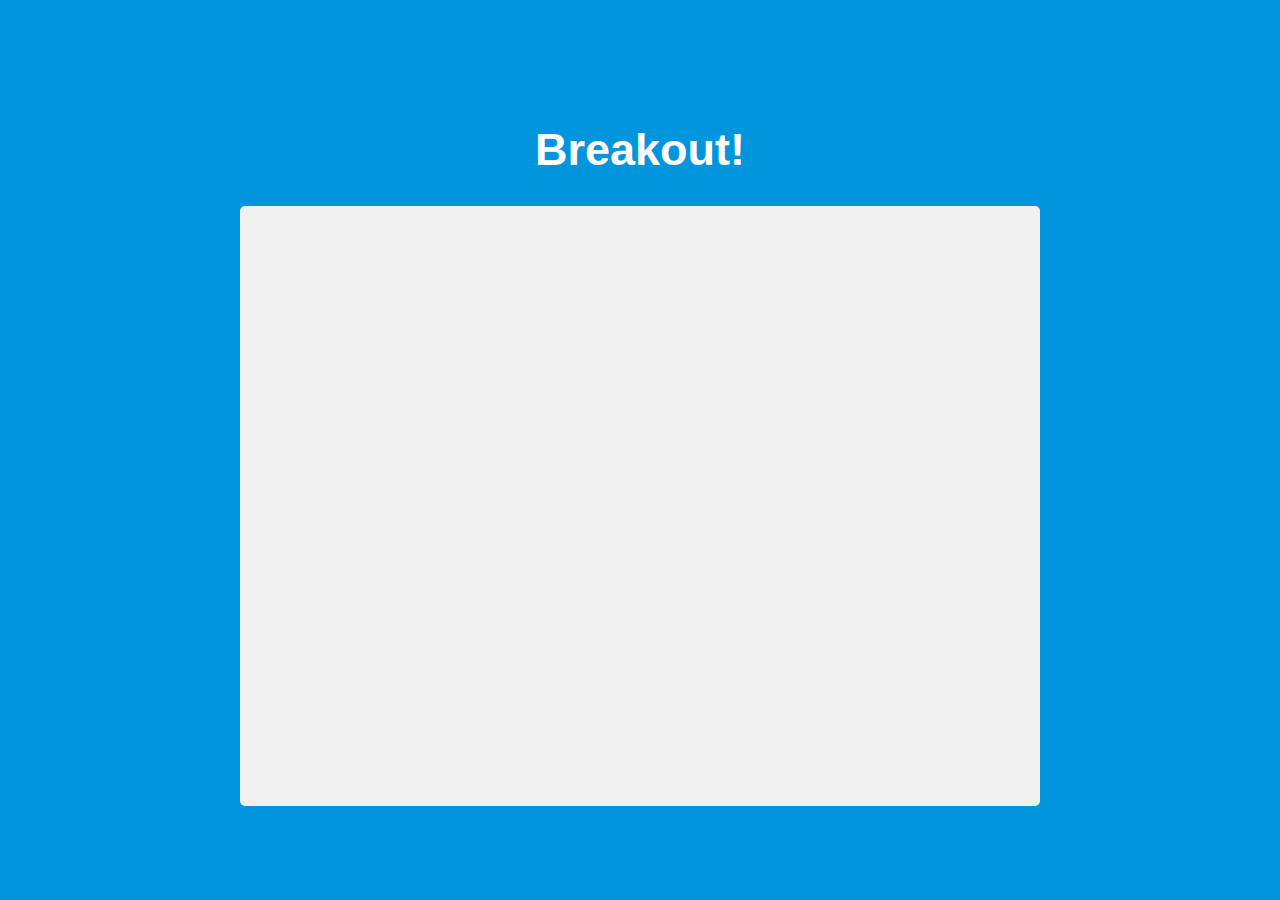
<file: Breakout/index.html>
<!DOCTYPE html>
<html lang="en">
  <head>
    <meta charset="UTF-8" />
    <meta name="viewport" content="width=device-width, initial-scale=1.0" />
    <link rel="stylesheet" href="style.css" />
    <title>Breakout!</title>
  </head>

  <body>
    <h1>Breakout!</h1>
    <canvas class="canvas" id="canvas" width="800" height="600"></canvas>

    <script src="script.js"></script>
  </body>
</html>
</file>
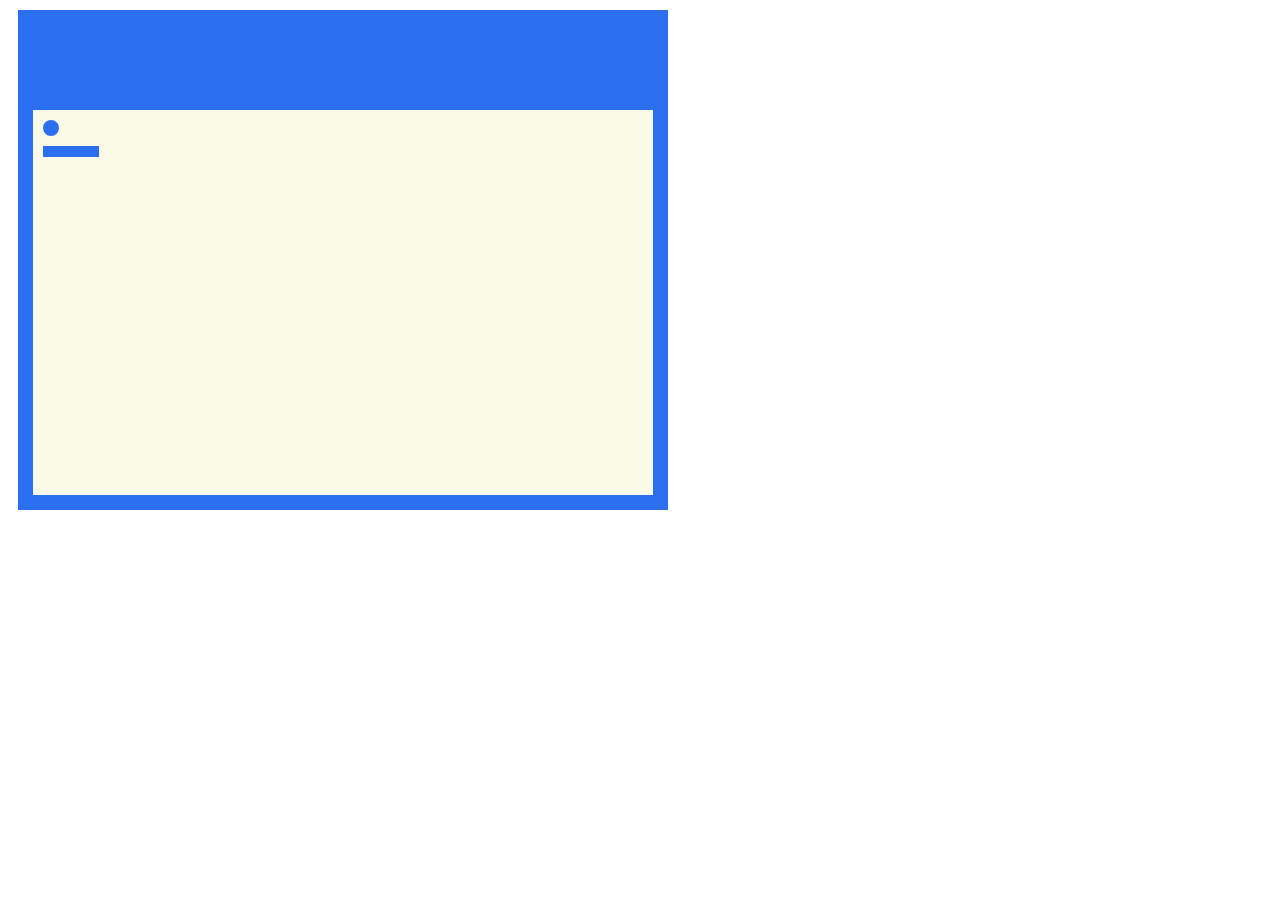
<file: Breakout/breakout.html>
<html>
    <head>
        <title>Breakout!</title>
        <style>
            div {
                width: 650px;
                height: 500px;
                border-top: 100px;
                border-left: 15px;
                border-right: 15px;
                border-bottom: 15px;
                border-style: solid;
                border-color: rgb(43, 111, 238);
                margin : 10 10 10 10;
            }
        </style>
    </head>
    <body>
        <div>
            <style>
                div {
                width : 620px;
                height : 385px;
                background-color: rgb(250, 250, 233);
                }
            </style>
            <div style= "width: 10px;
                height: 10px;
                border: solid rgb(43, 111, 238);
                border-radius: 50px;
                background: rgb(43, 111, 238);
                ">
            </div>
            <div style="width: 50px;
                height: 5px;
                border: solid rgb(43, 111, 238);
                background: rgb(43, 111, 238);"
            </div>
        <script src="breakout.js"></script>
    </body>
</html>
</file>
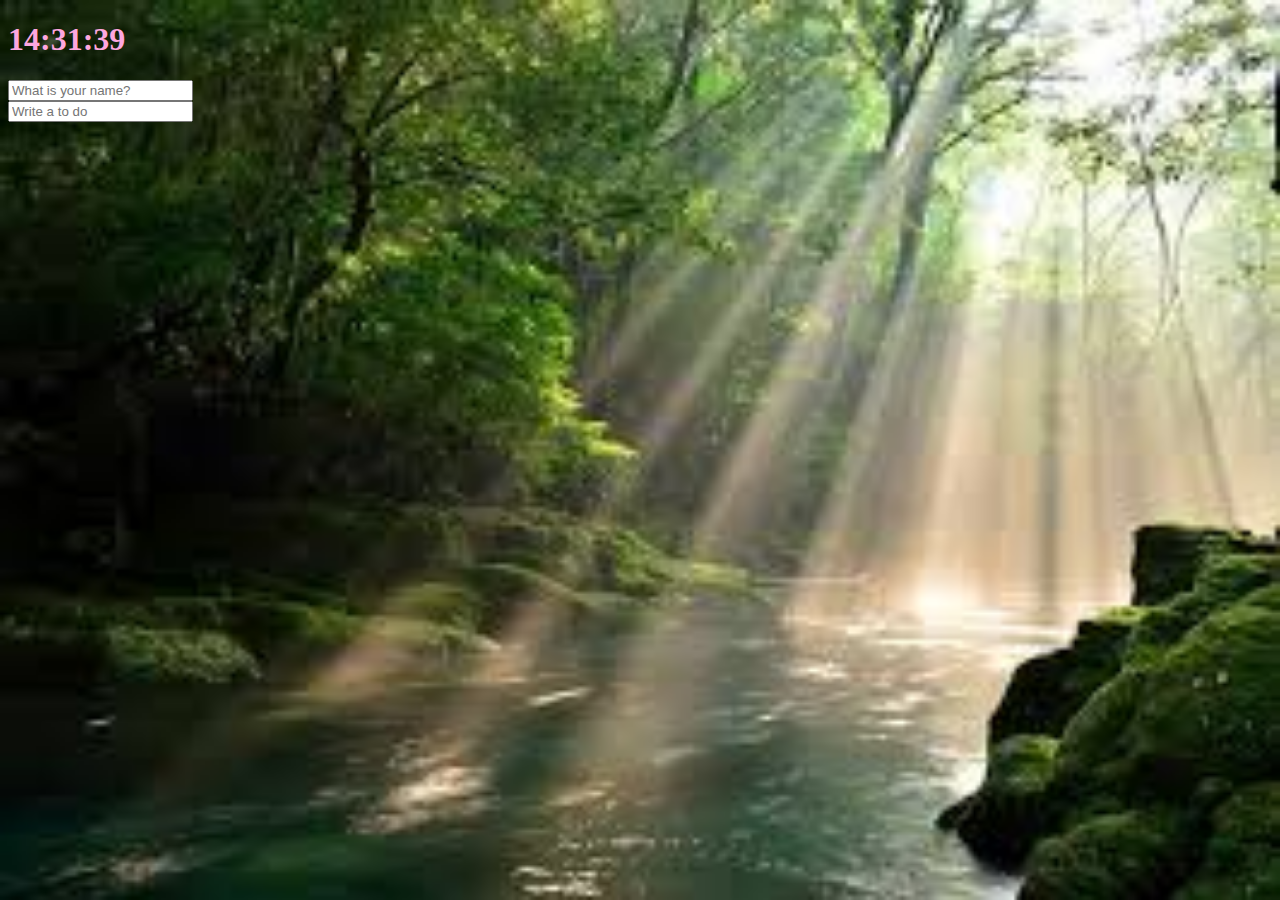
<file: clock, todo/clock.html>
<!DOCTYPE html>
<html lang="en">
<head>
  <meta charset="UTF-8">
  <meta name="viewport" content="width=device-width, initial-scale=1.0">
  <title>Something</title>
  <meta charset="utf-8"/>
  <link rel="stylesheet" href="clock.css"/>
</head>
<body>
    <div class="js-clock"> <!--div태그>-->
      <h1>00:00</h1>
    </div>
    <form class="js-form form">
      <input type="text" placeholder="What is your name?"/>
    </form>
    <h4 class="js-greetings greetings"></h4>
    <form class="js-toDoForm">
        <input type="text" placeholder="Write a to do" />
    </form>
    <ul class="js-toDoList">

    </ul>
  <span class="js-weather"></span>
  <script src="clock.js"></script>
  <script src="greeting.js"></script>
  <script src="todo.js"></script>
  <script src="bg.js"></script>
  <script src="weather.js"></script>
</body>
</html>
</file>
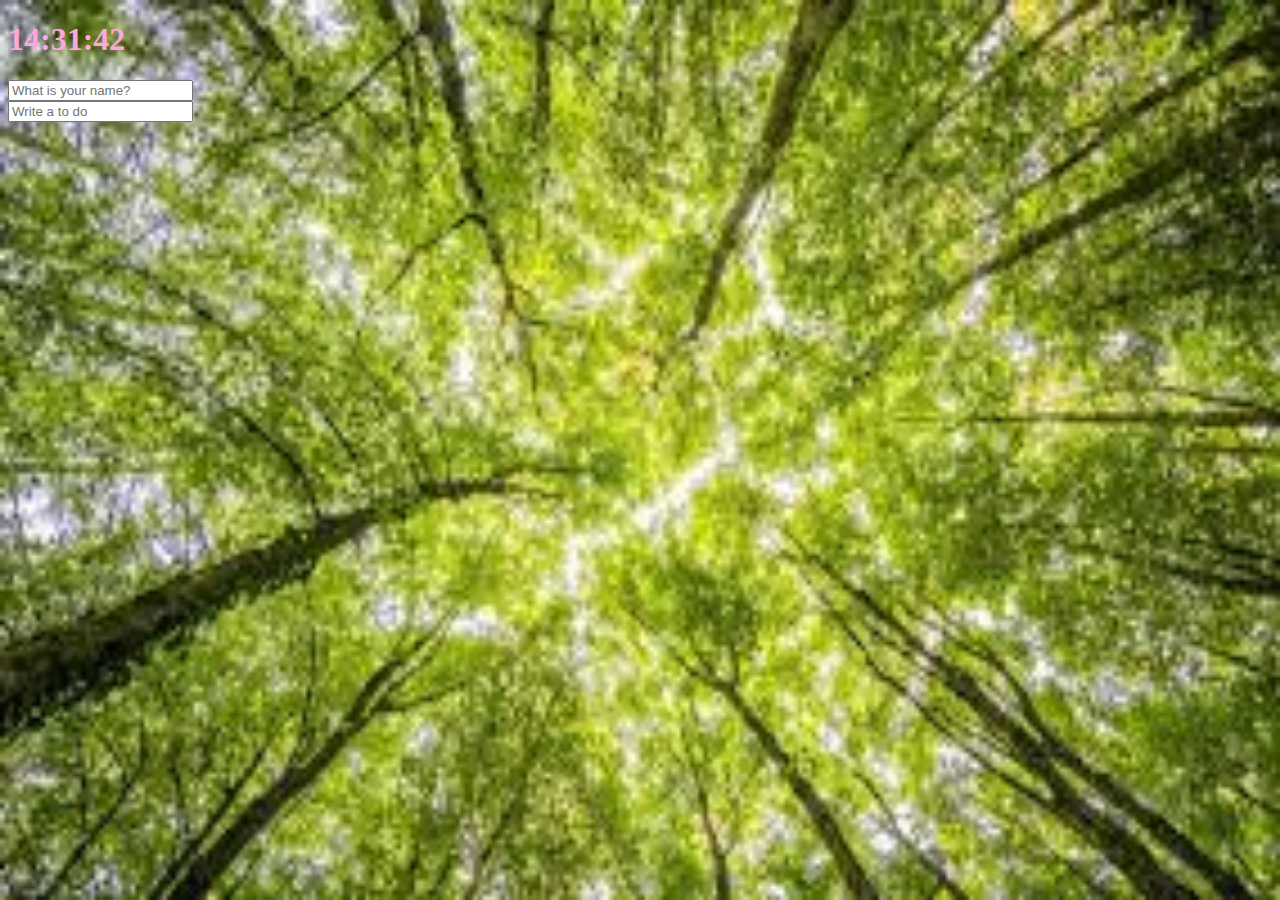
<file: clock/clock.html>
<!DOCTYPE html>
<html lang="en">
<head>
  <meta charset="UTF-8">
  <meta name="viewport" content="width=device-width, initial-scale=1.0">
  <title>Something</title>
  <meta charset="utf-8"/>
  <link rel="stylesheet" href="clock.css"/>
</head>
<body>
    <div class="js-clock"> <!--div태그>-->
      <h1>00:00</h1>
    </div>
    <form class="js-form form">
      <input type="text" placeholder="What is your name?"/>
    </form>
    <h4 class="js-greetings greetings"></h4>
    <form class="js-toDoForm">
        <input type="text" placeholder="Write a to do" />
    </form>
    <ul class="js-toDoList">

    </ul>
  <span class="js-weather"></span>
  <script src="clock.js"></script>
  <script src="gretting.js"></script>
  <script src="todo.js"></script>
  <script src="bg.js"></script>
  <script src="weather.js"></script>
</body>
</html>
</file>
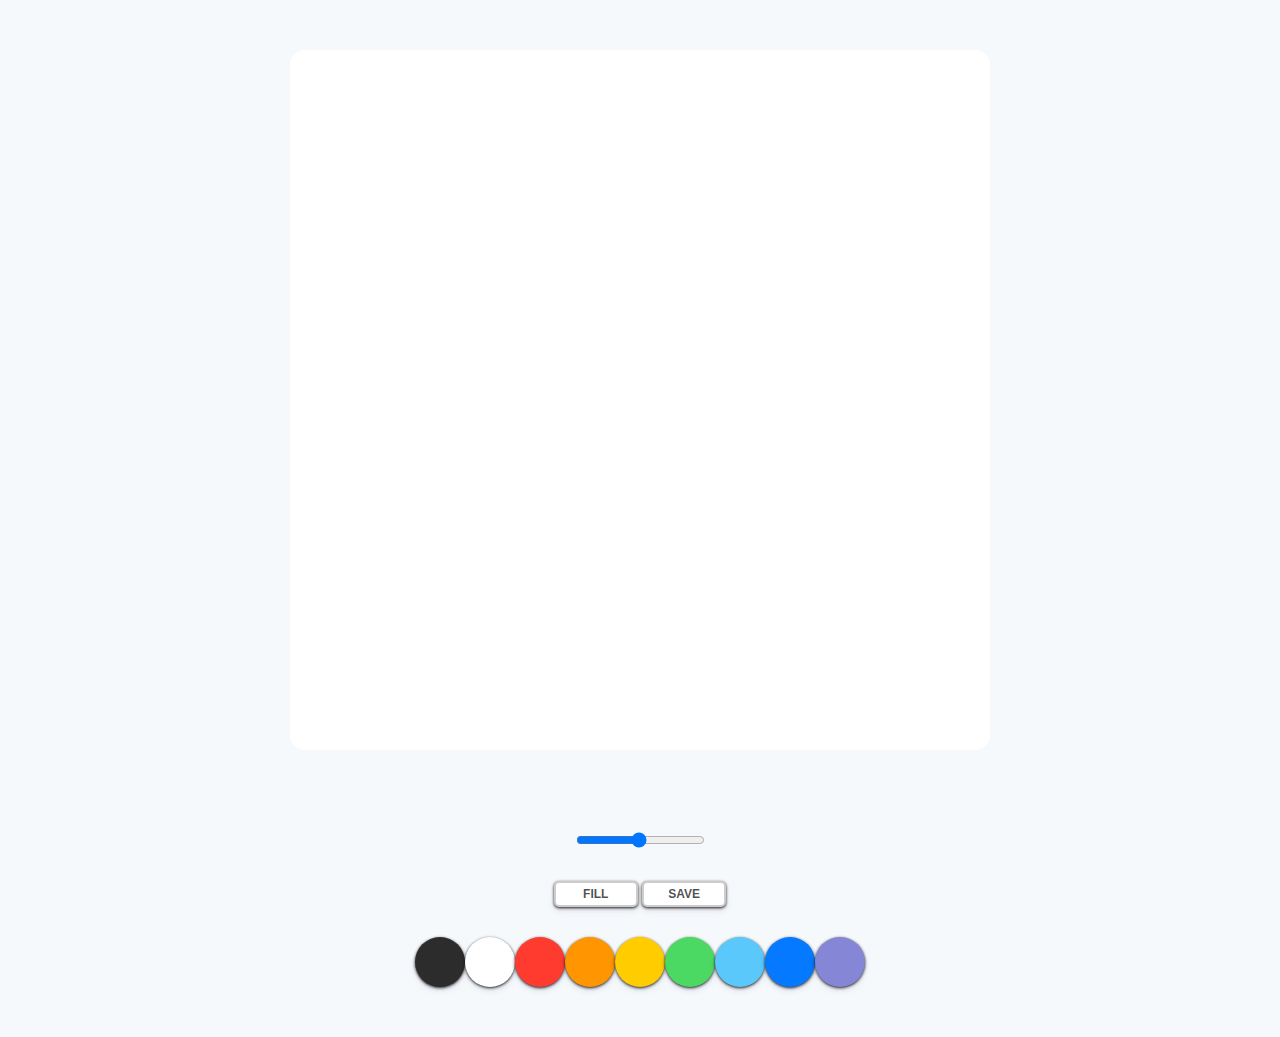
<file: PAINTJS/index2.html>
<!DOCTYPE html>
<html lang="en">
<head>
    <meta charset="UTF-8">
    <meta name="viewport" content="width=device-width, initial-scale=1.0">
    <link rel="stylesheet" href="styles.css">
    <title>PaintJS</title>
</head>
<body>
    <canvas id="jsCanvas" class="canvas"></canvas>
    <div class="controls">
        <div class="controls__range">
            <input type="range" id="jsRange" min="0.1" max="5" value="2.5" step="0.1">
        </div>
        <div class="controls__btns">
            <button id="jsMode">Fill</button>
            <button id="jsSave">Save</button>
        </div>
        <div class="controls__colors" id="jsColors">
            <div class="controls__color jsColor" style="background-color:#2c2c2c"></div>
            <div class="controls__color jsColor" style="background-color:white"></div>
            <div class="controls__color jsColor" style="background-color:#FF3B30"></div>
            <div class="controls__color jsColor" style="background-color:#FF9500"></div>
            <div class="controls__color jsColor" style="background-color:#FFCC00"></div>
            <div class="controls__color jsColor" style="background-color:#4CD963"></div>
            <div class="controls__color jsColor" style="background-color:#5AC8FA"></div>
            <div class="controls__color jsColor" style="background-color:#0579FF"></div>
            <div class="controls__color jsColor" style="background-color:#8586D6"></div>
        </div>
    </div>
    <script src="app.js"></script>
</body>
</html>
</file>
<file: Breakout/style.css>
* {
    box-sizing: border-box;
}

body {
    background-color: #0095DD;
    display: flex;
    flex-direction: column;
    align-items: center;
    justify-content: center;
    font-family: Arial, Helvetica, sans-serif;
    min-height: 100vh;
    margin: 0;
}

h1 {
    font-size: 45px;
    color: #fff;
}

canvas {
    background: #f0f0f0;
    display: block;
    border-radius: 5px;
}
</file>
<file: clock, todo/clock.css>
body{
    background-color:#2c3e50 ;
  }
.btn{
    cursor:pointer;
}

body{
      color:#FDA7DF;
    
  }

  .clicked{
      color:#5758BB;
  }

.form,
.greetings{
    display: none;
}

.showing {
    display: block;
}


@keyframes fadeIn{
    from{
        opacity: 0
    } to {
        opacity: 1;
    }
}

.bgImage{
    position: absolute;
    top: 0;
    left: 0;
    width: 100%;
    height: 100%;
    z-index: -1;
    animation: fadeIn .5s linear;
}
</file>
<file: clock/clock.css>
body{
    background-color:#2c3e50 ;
  }
.btn{
    cursor:pointer;
}

body{
      color:#FDA7DF;
    
  }

  .clicked{
      color:#5758BB;
  }

.form,
.greetings{
    display: none;
}

.showing {
    display: block;
}


@keyframes fadeIn{
    from{
        opacity: 0
    } to {
        opacity: 1;
    }
}

.bgImage{
    position: absolute;
    top: 0;
    left: 0;
    width: 100%;
    height: 100%;
    z-index: -1;
    animation: fadeIn .5s linear;
}
</file>
<file: PAINTJS/styles.css>
@import "reset.css";
body {
    background-color: #f6f9fc;
    font-family: -apple-system, BlinkMacSystemFont, 'Segoe UI', Roboto, Oxygen,
    Ubuntu, Cantarell, 'Open Sans', 'Helvetica Neue', sans-serif;
    display: flex;
    flex-direction: column;
    align-items: center;
    padding: 50px 0px;
}

.canvas {
    width: 700px;
    height: 700px;
    background-color: white;
    border-radius: 15px;
    box-shadow: 0 4px 6px rgba((50, 50, 93, 0.11), 0 1px 3px rgba(0, 0, 0, 0.08));
}

.controls {
    margin-top: 80px;
    display: flex;
    flex-direction: column;
    align-items: center;
}

.controls .controls__btns {
    margin-bottom: 30px;
}

.controls__btns button {
    all: unset;
    cursor: pointer;
    background-color: white;
    padding: 5px 0px;
    width: 80px;
    text-align: center;
    border-radius: 5px;
    box-shadow: 0 4px 6px rgba(50, 50, 93, 0.11), 0 1px 3px rgba(0, 0, 0, 0.88);
    border: 2px solid rgba(0, 0, 0, 0.2);
    color: rgba(0, 0, 0, 0.7);
    text-transform: uppercase;
    font-weight: 800;
    font-size: 12px;
}

.controls__btns button:active {
    transform: scale(0.98);
}

.controls .controls__colors {
    display: flex;
}

.controls__colors .controls__color {
    width: 50px;
    height: 50px;
    border-radius: 25px;
    cursor: pointer;
    box-shadow: 0 4px 6px rgba(50, 50, 93, 0.11), 0 1px 3px rgba(0, 0, 0, 0.88);
}

.controls .controls__range {
    margin-bottom: 30px;
}
</file>
